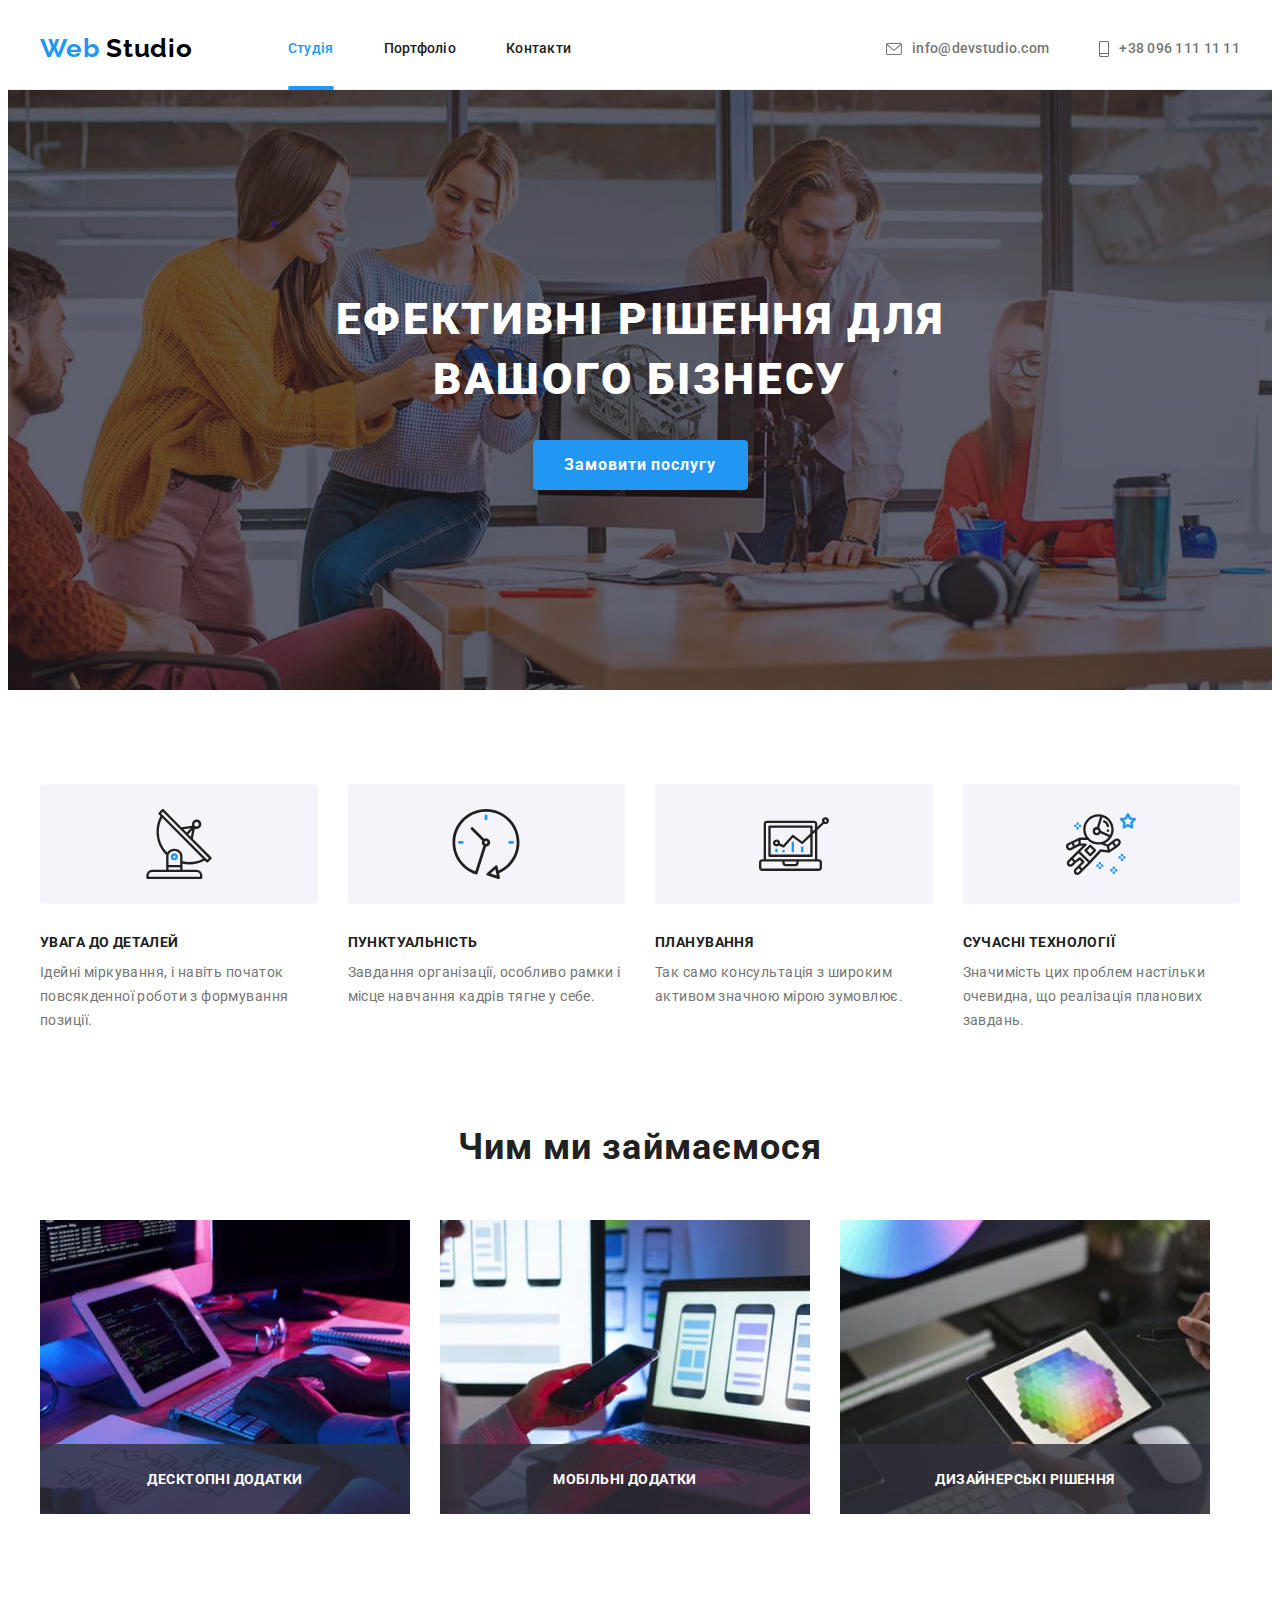
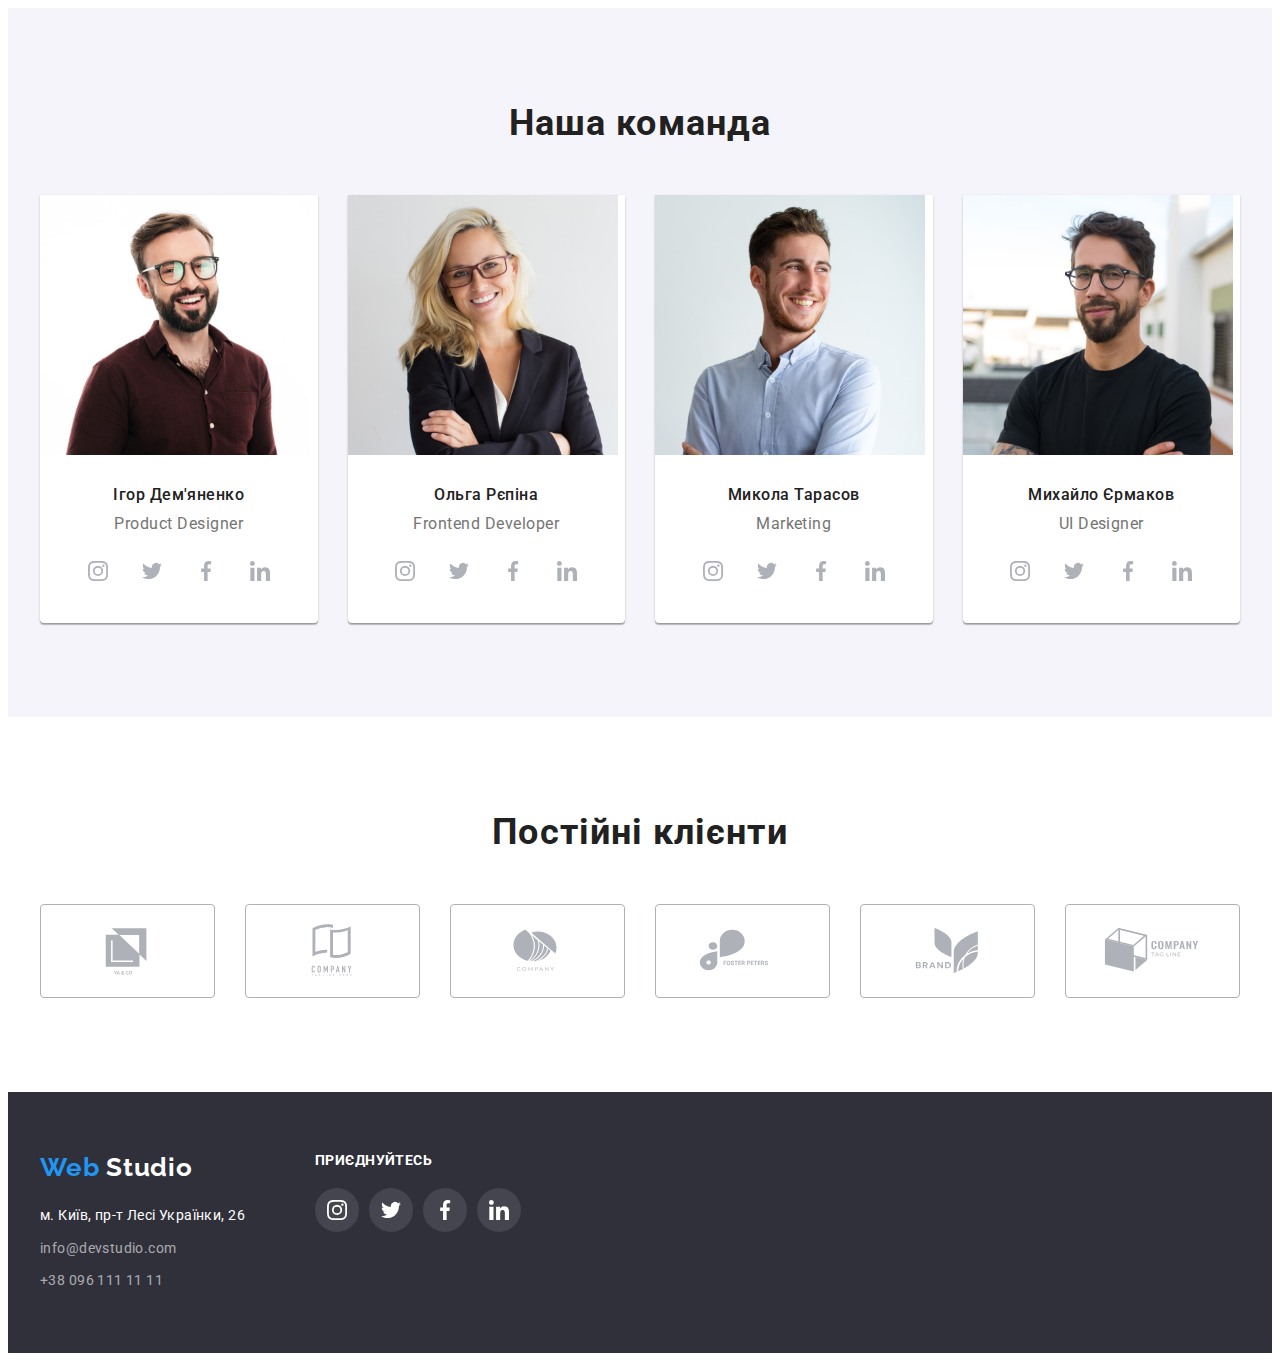
<file: index.html>
<!DOCTYPE html>
<html lang="uk">
  <head>
    <meta charset="UTF-8" />
    <meta http-equiv="X-UA-Compatible" content="IE=edge" />
    <meta name="viewport" content="width=device-width, initial-scale=1.0" />
    <link rel="preconnect" href="https://fonts.googleapis.com" />
    <link rel="preconnect" href="https://fonts.gstatic.com" crossorigin />
    <link rel="preconnect" href="https://fonts.googleapis.com" />
    <link rel="preconnect" href="https://fonts.gstatic.com" crossorigin />
    <link
      href="https://fonts.googleapis.com/css2?family=Raleway:wght@700&family=Roboto:wght@400;500;700;900&display=swap"
      rel="stylesheet"
    />
    <link
      rel="stylesheet"
      href="https://cdnjs.cloudflare.com/ajax/libs/modern-normalize/1.1.0/modern-normalize.min.css"
      integrity="sha512-wpPYUAdjBVSE4KJnH1VR1HeZfpl1ub8YT/NKx4PuQ5NmX2tKuGu6U/JRp5y+Y8XG2tV+wKQpNHVUX03MfMFn9Q=="
      crossorigin="anonymous"
      referrerpolicy="no-referrer"
    />
    <title>Студія</title>
    <link rel="stylesheet" href="./css/styles.css" />
  </head>
  <body>
    <header class="header">
      <div class="container">
        <nav class="nav">
          <a class="logo" href="/">
            <span class="accent">Web</span>
            Studio
          </a>
          <ul class="list">
            <li><a class="link current" href="./">Студія</a></li>
            <li><a class="link" href="./portfolio.html">Портфоліо</a></li>
            <li><a class="link" href="">Контакти</a></li>
          </ul>
        </nav>
        <ul class="list">
          <li>
            <a class="link" href="mailto:info@devstudio.com">
              <svg class="icon" width="16" height="12">
                <use href="./images/icons.svg#envelope"></use>
              </svg>
              info@devstudio.com
            </a>
          </li>
          <li>
            <a class="link" href="tel:+380961111111">
              <svg class="icon" width="10" height="16">
                <use href="./images/icons.svg#smartphone"></use>
              </svg>
              +38 096 111 11 11
            </a>
          </li>
        </ul>
      </div>
    </header>
    <main>
      <section class="hero section">
        <div class="container">
          <h1 class="section-title">Ефективні рішення для вашого бізнесу</h1>
          <button class="button" type="button" data-modal-open>
            Замовити послугу
          </button>
        </div>
      </section>
      <section class="features section">
        <div class="container">
          <h2 class="section-title visually-hidden">Особливості</h2>
          <ul class="list">
            <li>
              <div class="block">
                <svg class="icon" width="70" height="70">
                  <use href="./images/icons.svg#antenna"></use>
                </svg>
              </div>
              <h3 class="title">Увага до деталей</h3>
              <p>
                Ідейні міркування, і навіть початок повсякденної роботи з
                формування позиції.
              </p>
            </li>
            <li>
              <div class="block">
                <svg class="icon" width="70" height="70">
                  <use href="./images/icons.svg#clock"></use>
                </svg>
              </div>
              <h3 class="title">Пунктуальність</h3>
              <p>
                Завдання організації, особливо рамки і місце навчання кадрів
                тягне у себе.
              </p>
            </li>
            <li>
              <div class="block">
                <svg class="icon" width="70" height="70">
                  <use href="./images/icons.svg#diagram"></use>
                </svg>
              </div>
              <h3 class="title">Планування</h3>
              <p>
                Так само консультація з широким активом значною мірою зумовлює.
              </p>
            </li>
            <li>
              <div class="block">
                <svg class="icon" width="70" height="70">
                  <use href="./images/icons.svg#astronaut"></use>
                </svg>
              </div>
              <h3 class="title">Сучасні технології</h3>
              <p>
                Значимість цих проблем настільки очевидна, що реалізація
                планових завдань.
              </p>
            </li>
          </ul>
        </div>
      </section>
      <section class="business section">
        <div class="container">
          <h2 class="section-title">Чим ми займаємося</h2>
          <ul class="list">
            <li class="item">
              <img
                class="img"
                src="./images/whatwedo1.jpg"
                alt="Чим ми займаємося"
                width="370"
              />
              <p class="label">Десктопні додатки</p>
            </li>
            <li class="item">
              <img
                class="img"
                src="./images/whatwedo2.jpg"
                alt="Чим ми займаємося"
                width="370"
              />
              <p class="label">Мобільні додатки</p>
            </li>
            <li class="item">
              <img
                class="img"
                src="./images/whatwedo3.jpg"
                alt="Чим ми займаємося"
                width="370"
              />
              <p class="label">Дизайнерські рішення</p>
            </li>
          </ul>
        </div>
      </section>
      <section class="team section">
        <div class="container">
          <h2 class="section-title">Наша команда</h2>
          <ul class="list">
            <li class="item">
              <img
                class="img"
                src="./images/demyanenko.jpg"
                alt="Ігор Дем'яненко"
                width="270"
              />
              <div class="text">
                <h3 class="title">Ігор Дем'яненко</h3>
                <p>Product Designer</p>
                <ul class="social">
                  <li class="item">
                    <a
                      class="link"
                      href="https://www.instagram.com/"
                      target="_blank"
                      rel="noreferrer noopener"
                    >
                      <svg class="icon" width="20" height="20">
                        <use href="./images/icons.svg#instagram"></use>
                      </svg>
                    </a>
                  </li>
                  <li class="item">
                    <a
                      class="link"
                      href="https://twitter.com/"
                      target="_blank"
                      rel="noreferrer noopener"
                    >
                      <svg class="icon" width="20" height="20">
                        <use href="./images/icons.svg#twitter"></use>
                      </svg>
                    </a>
                  </li>
                  <li class="item">
                    <a
                      class="link"
                      href="https://www.facebook.com/"
                      target="_blank"
                      rel="noreferrer noopener"
                    >
                      <svg class="icon" width="20" height="20">
                        <use href="./images/icons.svg#facebook"></use>
                      </svg>
                    </a>
                  </li>
                  <li class="item">
                    <a
                      class="link"
                      href="https://www.linkedin.com/"
                      target="_blank"
                      rel="noreferrer noopener"
                    >
                      <svg class="icon" width="20" height="20">
                        <use href="./images/icons.svg#linkedin"></use>
                      </svg>
                    </a>
                  </li>
                </ul>
              </div>
            </li>
            <li class="item">
              <img
                class="img"
                src="./images/repina.jpg"
                alt="Ольга Рєпіна"
                width="270"
              />
              <div class="text">
                <h3 class="title">Ольга Рєпіна</h3>
                <p>Frontend Developer</p>
                <ul class="social">
                  <li class="item">
                    <a
                      class="link"
                      href="https://www.instagram.com/"
                      target="_blank"
                      rel="noreferrer noopener"
                    >
                      <svg class="icon" width="20" height="20">
                        <use href="./images/icons.svg#instagram"></use>
                      </svg>
                    </a>
                  </li>
                  <li class="item">
                    <a
                      class="link"
                      href="https://twitter.com/"
                      target="_blank"
                      rel="noreferrer noopener"
                    >
                      <svg class="icon" width="20" height="20">
                        <use href="./images/icons.svg#twitter"></use>
                      </svg>
                    </a>
                  </li>
                  <li class="item">
                    <a
                      class="link"
                      href="https://www.facebook.com/"
                      target="_blank"
                      rel="noreferrer noopener"
                    >
                      <svg class="icon" width="20" height="20">
                        <use href="./images/icons.svg#facebook"></use>
                      </svg>
                    </a>
                  </li>
                  <li class="item">
                    <a
                      class="link"
                      href="https://www.linkedin.com/"
                      target="_blank"
                      rel="noreferrer noopener"
                    >
                      <svg class="icon" width="20" height="20">
                        <use href="./images/icons.svg#linkedin"></use>
                      </svg>
                    </a>
                  </li>
                </ul>
              </div>
            </li>
            <li class="item">
              <img
                class="img"
                src="./images/tarasov.jpg"
                alt="Микола Тарасов"
                width="270"
              />
              <div class="text">
                <h3 class="title">Микола Тарасов</h3>
                <p>Marketing</p>
                <ul class="social">
                  <li class="item">
                    <a
                      class="link"
                      href="https://www.instagram.com/"
                      target="_blank"
                      rel="noreferrer noopener"
                    >
                      <svg class="icon" width="20" height="20">
                        <use href="./images/icons.svg#instagram"></use>
                      </svg>
                    </a>
                  </li>
                  <li class="item">
                    <a
                      class="link"
                      href="https://twitter.com/"
                      target="_blank"
                      rel="noreferrer noopener"
                    >
                      <svg class="icon" width="20" height="20">
                        <use href="./images/icons.svg#twitter"></use>
                      </svg>
                    </a>
                  </li>
                  <li class="item">
                    <a
                      class="link"
                      href="https://www.facebook.com/"
                      target="_blank"
                      rel="noreferrer noopener"
                    >
                      <svg class="icon" width="20" height="20">
                        <use href="./images/icons.svg#facebook"></use>
                      </svg>
                    </a>
                  </li>
                  <li class="item">
                    <a
                      class="link"
                      href="https://www.linkedin.com/"
                      target="_blank"
                      rel="noreferrer noopener"
                    >
                      <svg class="icon" width="20" height="20">
                        <use href="./images/icons.svg#linkedin"></use>
                      </svg>
                    </a>
                  </li>
                </ul>
              </div>
            </li>
            <li class="item">
              <img
                class="img"
                src="./images/ermakov.jpg"
                alt="Михайло Єрмаков"
                width="270"
              />
              <div class="text">
                <h3 class="title">Михайло Єрмаков</h3>
                <p>UI Designer</p>
                <ul class="social">
                  <li class="item">
                    <a
                      class="link"
                      href="https://www.instagram.com/"
                      target="_blank"
                      rel="noreferrer noopener"
                    >
                      <svg class="icon" width="20" height="20">
                        <use href="./images/icons.svg#instagram"></use>
                      </svg>
                    </a>
                  </li>
                  <li class="item">
                    <a
                      class="link"
                      href="https://twitter.com/"
                      target="_blank"
                      rel="noreferrer noopener"
                    >
                      <svg class="icon" width="20" height="20">
                        <use href="./images/icons.svg#twitter"></use>
                      </svg>
                    </a>
                  </li>
                  <li class="item">
                    <a
                      class="link"
                      href="https://www.facebook.com/"
                      target="_blank"
                      rel="noreferrer noopener"
                    >
                      <svg class="icon" width="20" height="20">
                        <use href="./images/icons.svg#facebook"></use>
                      </svg>
                    </a>
                  </li>
                  <li class="item">
                    <a
                      class="link"
                      href="https://www.linkedin.com/"
                      target="_blank"
                      rel="noreferrer noopener"
                    >
                      <svg class="icon" width="20" height="20">
                        <use href="./images/icons.svg#linkedin"></use>
                      </svg>
                    </a>
                  </li>
                </ul>
              </div>
            </li>
          </ul>
        </div>
      </section>
      <section class="clients section">
        <div class="container">
          <h2 class="section-title">Постійні клієнти</h2>
          <ul class="list">
            <li>
              <a class="link" href="">
                <svg class="icon" width="106" height="60">
                  <use href="./images/icons.svg#client1"></use>
                </svg>
              </a>
            </li>
            <li>
              <a class="link" href="">
                <svg class="icon" width="106" height="60">
                  <use href="./images/icons.svg#client2"></use>
                </svg>
              </a>
            </li>
            <li>
              <a class="link" href="">
                <svg class="icon" width="106" height="60">
                  <use href="./images/icons.svg#client3"></use>
                </svg>
              </a>
            </li>
            <li>
              <a class="link" href="">
                <svg class="icon" width="106" height="60">
                  <use href="./images/icons.svg#client4"></use>
                </svg>
              </a>
            </li>
            <li>
              <a class="link" href="">
                <svg class="icon" width="106" height="60">
                  <use href="./images/icons.svg#client5"></use>
                </svg>
              </a>
            </li>
            <li>
              <a class="link" href="">
                <svg class="icon" width="106" height="60">
                  <use href="./images/icons.svg#client6"></use>
                </svg>
              </a>
            </li>
          </ul>
        </div>
      </section>
    </main>
    <footer class="footer">
      <div class="container">
        <div class="contacts">
          <a class="logo" href="/">
            <span class="accent">Web</span>
            Studio
          </a>
          <address class="address">
            <ul class="list">
              <li class="street">
                <a
                  class="link"
                  href="https://goo.gl/maps/CPtrU1FHBa2aNyZL9"
                  target="_blank"
                  rel="noopener noreferrer"
                >
                  м. Київ, пр-т Лесі Українки, 26
                </a>
              </li>
              <li class="contact">
                <a class="link" href="mailto:info@devstudio.com"
                  >info@devstudio.com</a
                >
              </li>
              <li class="contact">
                <a class="link" href="tel:+380961111111">+38 096 111 11 11</a>
              </li>
            </ul>
          </address>
        </div>
        <div class="social">
          <p>Приєднуйтесь</p>
          <ul class="list">
            <li class="item">
              <a
                class="link"
                href="https://www.instagram.com/"
                target="_blank"
                rel="noreferrer noopener"
              >
                <svg class="icon" width="20" height="20">
                  <use href="./images/icons.svg#instagram"></use>
                </svg>
              </a>
            </li>
            <li class="item">
              <a
                class="link"
                href="https://twitter.com/"
                target="_blank"
                rel="noreferrer noopener"
              >
                <svg class="icon" width="20" height="20">
                  <use href="./images/icons.svg#twitter"></use>
                </svg>
              </a>
            </li>
            <li class="item">
              <a
                class="link"
                href="https://www.facebook.com/"
                target="_blank"
                rel="noreferrer noopener"
              >
                <svg class="icon" width="20" height="20">
                  <use href="./images/icons.svg#facebook"></use>
                </svg>
              </a>
            </li>
            <li class="item">
              <a
                class="link"
                href="https://www.linkedin.com/"
                target="_blank"
                rel="noreferrer noopener"
              >
                <svg class="icon" width="20" height="20">
                  <use href="./images/icons.svg#linkedin"></use>
                </svg>
              </a>
            </li>
          </ul>
        </div>
      </div>
    </footer>
    <div class="backdrop is-hidden" data-modal>
      <div class="modal">
        <button class="modal-btn" type="button" data-modal-close>
          <svg width="18" height="18">
            <use href="./images/icons.svg#close-black"></use>
          </svg>
        </button>
      </div>
    </div>
    <script src="./js/modal.js"></script>
  </body>
</html>
</file>
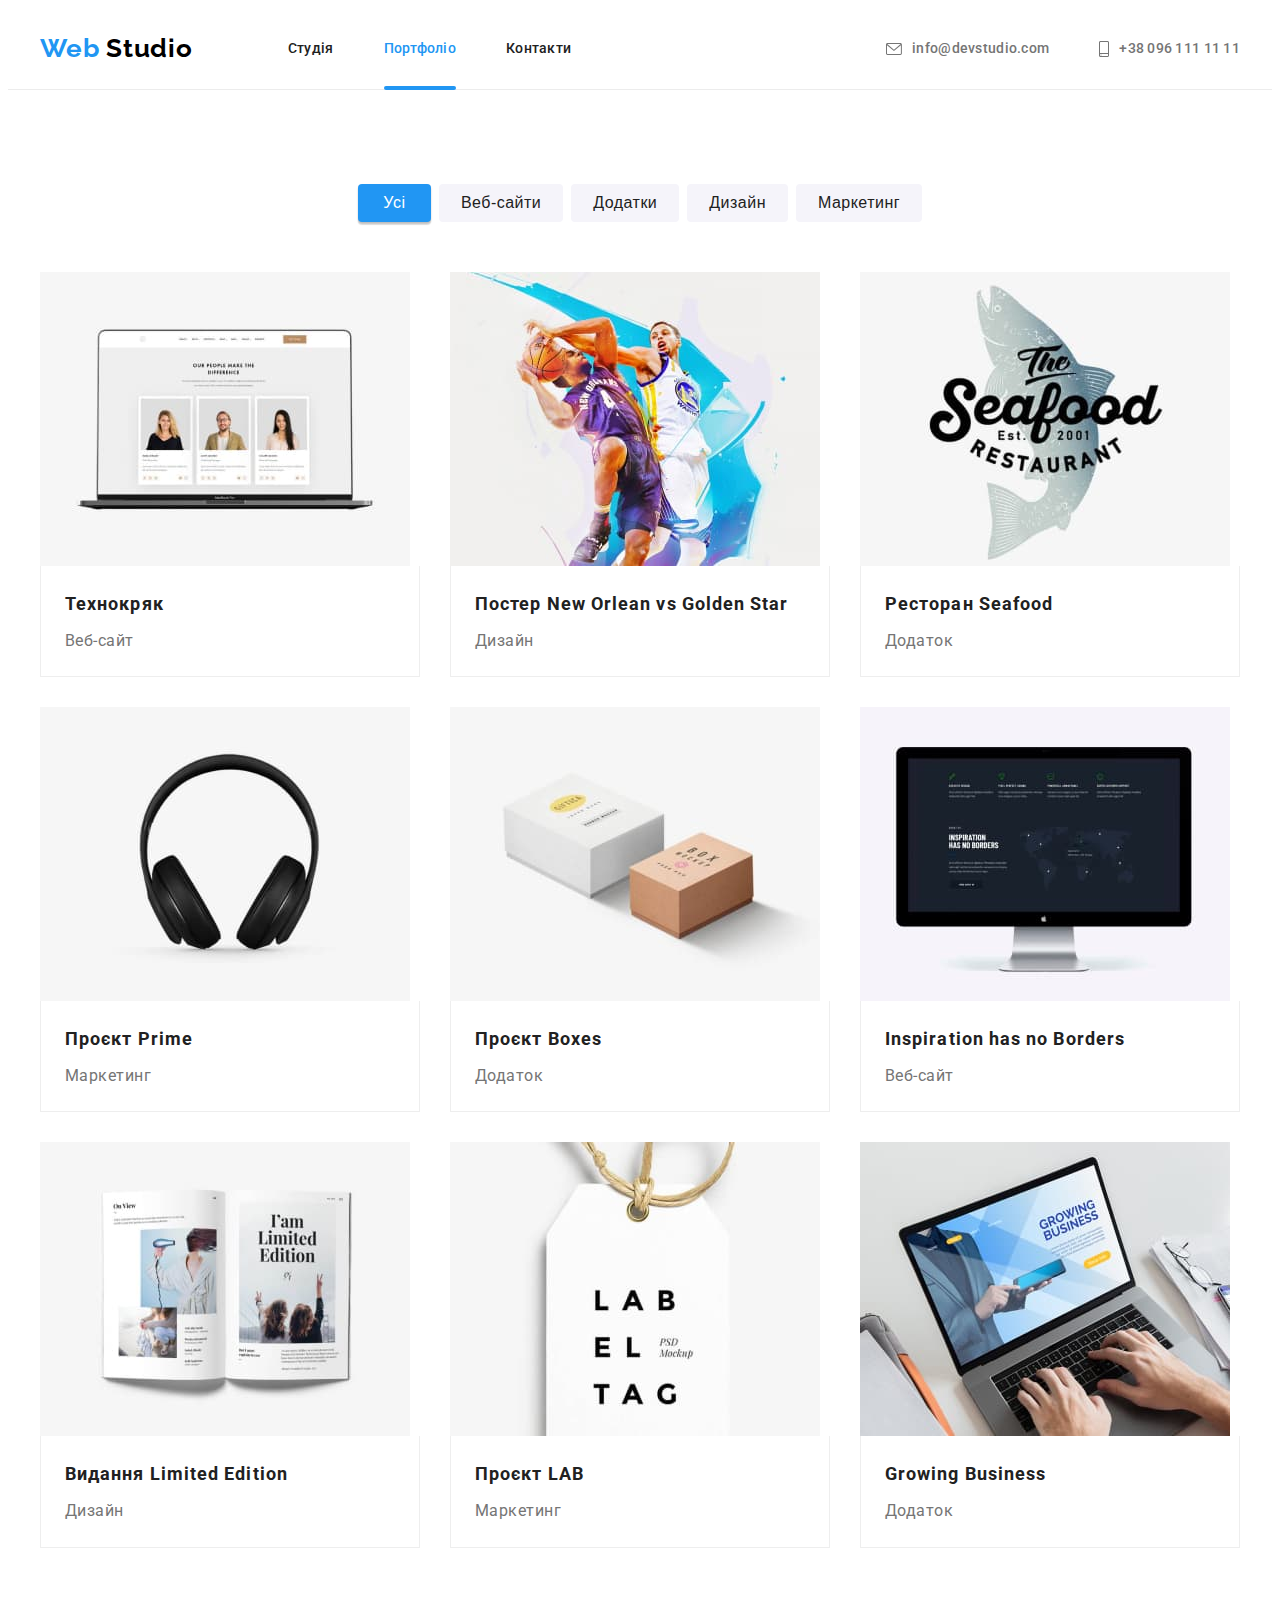
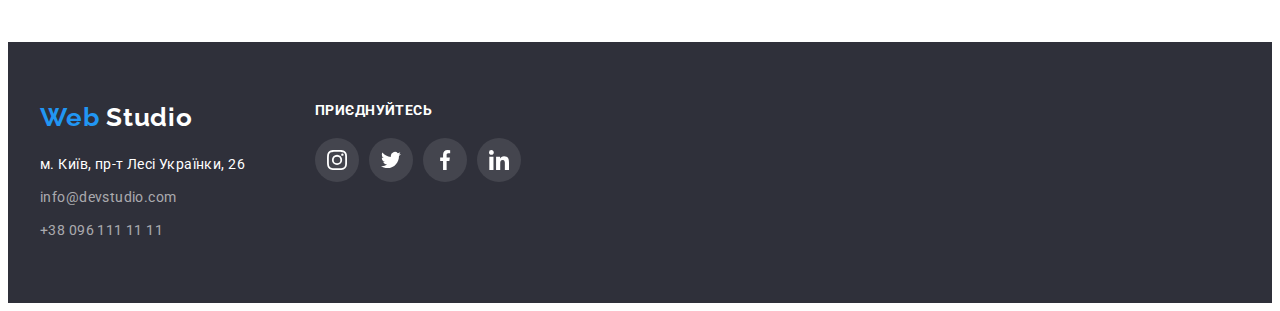
<file: portfolio.html>
<!DOCTYPE html>
<html lang="uk">
  <head>
    <meta charset="UTF-8" />
    <meta http-equiv="X-UA-Compatible" content="IE=edge" />
    <meta name="viewport" content="width=device-width, initial-scale=1.0" />
    <link rel="preconnect" href="https://fonts.googleapis.com" />
    <link rel="preconnect" href="https://fonts.gstatic.com" crossorigin />
    <link rel="preconnect" href="https://fonts.googleapis.com" />
    <link rel="preconnect" href="https://fonts.gstatic.com" crossorigin />
    <link
      href="https://fonts.googleapis.com/css2?family=Raleway:wght@700&family=Roboto:wght@400;500;700;900&display=swap"
      rel="stylesheet"
    />
    <link
      rel="stylesheet"
      href="https://cdnjs.cloudflare.com/ajax/libs/modern-normalize/1.1.0/modern-normalize.min.css"
      integrity="sha512-wpPYUAdjBVSE4KJnH1VR1HeZfpl1ub8YT/NKx4PuQ5NmX2tKuGu6U/JRp5y+Y8XG2tV+wKQpNHVUX03MfMFn9Q=="
      crossorigin="anonymous"
      referrerpolicy="no-referrer"
    />
    <title>Портфоліо</title>
    <link rel="stylesheet" href="./css/styles.css" />
  </head>
  <body>
    <header class="header">
      <div class="container">
        <nav class="nav">
          <a class="logo" href="/">
            <span class="accent">Web</span>
            Studio
          </a>
          <ul class="list">
            <li><a class="link" href="./index.html">Студія</a></li>
            <li>
              <a class="link current" href="./portfolio.html">Портфоліо</a>
            </li>
            <li><a class="link" href="">Контакти</a></li>
          </ul>
        </nav>
        <ul class="list">
          <li>
            <a class="link" href="mailto:info@devstudio.com">
              <svg class="icon" width="16" height="12">
                <use href="./images/icons.svg#envelope"></use>
              </svg>
              info@devstudio.com
            </a>
          </li>
          <li>
            <a class="link" href="tel:+380961111111">
              <svg class="icon" width="10" height="16">
                <use href="./images/icons.svg#smartphone"></use>
              </svg>
              +38 096 111 11 11
            </a>
          </li>
        </ul>
      </div>
    </header>
    <main>
      <section class="portfolio section">
        <h1 class="section-title visually-hidden">Портфоліо</h1>
        <div class="container">
          <ul class="list">
            <li>
              <button class="button active" type="button">Усі</button>
            </li>
            <li>
              <button class="button" type="button">Веб-сайти</button>
            </li>
            <li>
              <button class="button" type="button">Додатки</button>
            </li>
            <li>
              <button class="button" type="button">Дизайн</button>
            </li>
            <li>
              <button class="button" type="button">Маркетинг</button>
            </li>
          </ul>
          <ul class="list">
            <li class="item">
              <a class="link" href="">
                <div class="visual">
                  <img
                    src="./images/technocrack.jpg"
                    alt="Технокряк"
                    width="370"
                  />
                  <p class="description">
                    Ресурс пропонує комплексні пропозиції з різним рівнем
                    функціоналу та сервісів. Все це дозволить відвідувачу
                    отримати вичерпні відомості про компанію чи приватну особу.
                  </p>
                </div>
                <div class="text">
                  <h2 class="title">Технокряк</h2>
                  <p>Веб-сайт</p>
                </div>
              </a>
            </li>
            <li class="item">
              <a class="link" href="">
                <div class="visual">
                  <img
                    src="./images/neworleans.jpg"
                    alt="Постер New Orlean vs Golden Star"
                    width="370"
                  />
                  <p class="description">
                    Ресурс пропонує комплексні пропозиції з різним рівнем
                    функціоналу та сервісів. Все це дозволить відвідувачу
                    отримати вичерпні відомості про компанію чи приватну особу.
                  </p>
                </div>
                <div class="text">
                  <h2 class="title">Постер New Orlean vs Golden Star</h2>
                  <p>Дизайн</p>
                </div>
              </a>
            </li>
            <li class="item">
              <a class="link" href="">
                <div class="visual">
                  <img
                    src="./images/seafood.jpg"
                    alt="Ресторан Seafood"
                    width="370"
                  />
                  <p class="description">
                    Ресурс пропонує комплексні пропозиції з різним рівнем
                    функціоналу та сервісів. Все це дозволить відвідувачу
                    отримати вичерпні відомості про компанію чи приватну особу.
                  </p>
                </div>
                <div class="text">
                  <h2 class="title">Ресторан Seafood</h2>
                  <p>Додаток</p>
                </div>
              </a>
            </li>
            <li class="item">
              <a class="link" href="">
                <div class="visual">
                  <img
                    src="./images/prime.jpg"
                    alt="Проєкт Prime"
                    width="370"
                  />
                  <p class="description">
                    Ресурс пропонує комплексні пропозиції з різним рівнем
                    функціоналу та сервісів. Все це дозволить відвідувачу
                    отримати вичерпні відомості про компанію чи приватну особу.
                  </p>
                </div>
                <div class="text">
                  <h2 class="title">Проєкт Prime</h2>
                  <p>Маркетинг</p>
                </div>
              </a>
            </li>
            <li class="item">
              <a class="link" href="">
                <div class="visual">
                  <img
                    src="./images/boxes.jpg"
                    alt="Проєкт Boxes"
                    width="370"
                  />
                  <p class="description">
                    Ресурс пропонує комплексні пропозиції з різним рівнем
                    функціоналу та сервісів. Все це дозволить відвідувачу
                    отримати вичерпні відомості про компанію чи приватну особу.
                  </p>
                </div>
                <div class="text">
                  <h2 class="title">Проєкт Boxes</h2>
                  <p>Додаток</p>
                </div>
              </a>
            </li>
            <li class="item">
              <a class="link" href="">
                <div class="visual">
                  <img
                    src="./images/inspirationhas.jpg"
                    alt="Inspiration has no Borders"
                    width="370"
                  />
                  <p class="description">
                    Ресурс пропонує комплексні пропозиції з різним рівнем
                    функціоналу та сервісів. Все це дозволить відвідувачу
                    отримати вичерпні відомості про компанію чи приватну особу.
                  </p>
                </div>
                <div class="text">
                  <h2 class="title">Inspiration has no Borders</h2>
                  <p>Веб-сайт</p>
                </div>
              </a>
            </li>
            <li class="item">
              <a class="link" href="">
                <div class="visual">
                  <img
                    src="./images/limitededition.jpg"
                    alt="Видання Limited Edition"
                    width="370"
                  />
                  <p class="description">
                    Ресурс пропонує комплексні пропозиції з різним рівнем
                    функціоналу та сервісів. Все це дозволить відвідувачу
                    отримати вичерпні відомості про компанію чи приватну особу.
                  </p>
                </div>
                <div class="text">
                  <h2 class="title">Видання Limited Edition</h2>
                  <p>Дизайн</p>
                </div>
              </a>
            </li>
            <li class="item">
              <a class="link" href="">
                <div class="visual">
                  <img src="./images/lab.jpg" alt="Проєкт LAB" width="370" />
                  <p class="description">
                    Ресурс пропонує комплексні пропозиції з різним рівнем
                    функціоналу та сервісів. Все це дозволить відвідувачу
                    отримати вичерпні відомості про компанію чи приватну особу.
                  </p>
                </div>
                <div class="text">
                  <h2 class="title">Проєкт LAB</h2>
                  <p>Маркетинг</p>
                </div>
              </a>
            </li>
            <li class="item">
              <a class="link" href="">
                <div class="visual">
                  <img
                    src="./images/growingbusuness.jpg"
                    alt="Growing Business"
                    width="370"
                  />
                  <p class="description">
                    Ресурс пропонує комплексні пропозиції з різним рівнем
                    функціоналу та сервісів. Все це дозволить відвідувачу
                    отримати вичерпні відомості про компанію чи приватну особу.
                  </p>
                </div>
                <div class="text">
                  <h2 class="title">Growing Business</h2>
                  <p>Додаток</p>
                </div>
              </a>
            </li>
          </ul>
        </div>
      </section>
    </main>
    <footer class="footer">
      <div class="container">
        <div class="contacts">
          <a class="logo" href="/">
            <span class="accent">Web</span>
            Studio
          </a>
          <address class="address">
            <ul class="list">
              <li class="street">
                <a
                  class="link"
                  href="https://goo.gl/maps/CPtrU1FHBa2aNyZL9"
                  target="_blank"
                  rel="noopener noreferrer"
                >
                  м. Київ, пр-т Лесі Українки, 26
                </a>
              </li>
              <li class="contact">
                <a class="link" href="mailto:info@devstudio.com"
                  >info@devstudio.com</a
                >
              </li>
              <li class="contact">
                <a class="link" href="tel:+380961111111">+38 096 111 11 11</a>
              </li>
            </ul>
          </address>
        </div>
        <div class="social">
          <p>Приєднуйтесь</p>
          <ul class="list">
            <li class="item">
              <a
                class="link"
                href="https://www.instagram.com/"
                target="_blank"
                rel="noreferrer noopener"
              >
                <svg class="icon" width="20" height="20">
                  <use href="./images/icons.svg#instagram"></use>
                </svg>
              </a>
            </li>
            <li class="item">
              <a
                class="link"
                href="https://twitter.com/"
                target="_blank"
                rel="noreferrer noopener"
              >
                <svg class="icon" width="20" height="20">
                  <use href="./images/icons.svg#twitter"></use>
                </svg>
              </a>
            </li>
            <li class="item">
              <a
                class="link"
                href="https://www.facebook.com/"
                target="_blank"
                rel="noreferrer noopener"
              >
                <svg class="icon" width="20" height="20">
                  <use href="./images/icons.svg#facebook"></use>
                </svg>
              </a>
            </li>
            <li class="item">
              <a
                class="link"
                href="https://www.linkedin.com/"
                target="_blank"
                rel="noreferrer noopener"
              >
                <svg class="icon" width="20" height="20">
                  <use href="./images/icons.svg#linkedin"></use>
                </svg>
              </a>
            </li>
          </ul>
        </div>
      </div>
    </footer>
  </body>
</html>
</file>
<file: css/styles.css>
:root {
  --primary-text-color: #757575;
  --title-text-color: #212121;
  --accent-color: #2196f3;
  --primary-background-color: #ffffff;
  --secondary-background-color: #2f303a;
  --transit: 250ms cubic-bezier(0.4, 0, 0.2, 1);
}

/* index.html */

body {
  background-color: var(--primary-background-color);
  color: var(--primary-text-color);
  font-family: "Roboto", sans-serif;
}

ul {
  list-style: none;
}

h2,
h3,
p {
  margin-top: 0;
  margin-bottom: 0;
}

img {
  display: block;
  max-width: 100%;
}

.section {
  padding-top: 94px;
  padding-bottom: 94px;
}

.list {
  margin: 0;
  padding: 0;
}

.link,
.logo {
  text-decoration: none;
}

.accent {
  color: var(--accent-color);
}

.container {
  margin-left: auto;
  margin-right: auto;
  width: 1200px;
  padding-left: 15px;
  padding-right: 15px;
}

.header {
  border-bottom: 1px solid #ececec;
}

.header .container,
.header .nav,
.nav .list {
  display: flex;
  align-items: center;
}

.header .container {
  justify-content: space-between;
  align-items: center;
}

.header .list li + li {
  margin-left: 50px;
}

.nav .logo {
  padding-top: 25px;
  padding-bottom: 25px;
  color: #000000;
  font-family: "Raleway", sans-serif;
  font-weight: 700;
  font-size: 26px;
  line-height: 1.2;
  letter-spacing: 0.03em;
}

.nav .list {
  margin-left: 95px;
}

.header .list {
  display: flex;
  font-weight: 500;
  font-size: 14px;
  line-height: 1.2;
  letter-spacing: 0.02em;
  fill: currentColor;
}

.header .list .link {
  gap: 10px;
}

.header .link {
  display: flex;
  align-items: center;
  padding-top: 32px;
  padding-bottom: 32px;
  color: var(--primary-text-color);
  transition-property: color, fill;
  transition-duration: 250ms;
  transition-timing-function: cubic-bezier(0.4, 0, 0.2, 1);
}

.nav .link {
  position: relative;
  color: var(--title-text-color);
}

.nav .link.current {
  color: var(--accent-color);
}

.nav .link.current::after {
  position: absolute;
  bottom: -1px;
  left: 0;
  content: "";
  width: 100%;
  height: 4px;
  background-color: var(--accent-color);
  border-radius: 2px;
}

.header .link:hover,
.header .link:focus {
  color: var(--accent-color);
  fill: var(--accent-color);
}

.hero.section {
  margin-left: auto;
  margin-right: auto;
  padding-top: 200px;
  padding-bottom: 200px;
  background-color: var(--secondary-background-color);
  text-align: center;
  background-image: linear-gradient(
      to right,
      rgba(47, 48, 58, 0.4),
      rgba(47, 48, 58, 0.4)
    ),
    url(../images/hero.jpg);
  background-repeat: no-repeat;
  background-position: center;
  background-size: cover;
  max-width: 1600px;
}

.hero .section-title {
  margin-top: 0;
  margin-bottom: 30px;
  margin-left: auto;
  margin-right: auto;
  width: 695px;
  font-weight: 900;
  font-size: 44px;
  line-height: 1.36;
  letter-spacing: 0.06em;
  text-transform: uppercase;
  color: #ffffff;
}

.hero .button {
  min-width: 215px;
  height: 50px;
  background-color: var(--accent-color);
  box-shadow: 0px 4px 4px rgba(0, 0, 0, 0.15);
  border: 0;
  border-radius: 4px;
  font-family: inherit;
  font-weight: 700;
  font-size: 16px;
  line-height: 1.88;
  align-items: center;
  letter-spacing: 0.06em;
  color: #ffffff;
  cursor: pointer;
  transition: background-color var(--transit);
}

.hero .button:hover,
.hero .button:focus {
  background-color: #188ce8;
}

.section-title {
  margin-top: 0;
  margin-bottom: 50px;
  font-weight: 700;
  font-size: 36px;
  line-height: 1.2;
  text-align: center;
  letter-spacing: 0.03em;
  color: var(--title-text-color);
}

.visually-hidden {
  position: absolute;
  white-space: nowrap;
  width: 1px;
  height: 1px;
  overflow: hidden;
  border: 0;
  padding: 0;
  clip: rect(0 0 0 0);
  clip-path: inset(50%);
  margin: -1px;
}

.features .list {
  display: flex;
  flex-wrap: wrap;
  font-size: 14px;
  line-height: 1.71;
  letter-spacing: 0.03em;
}

.features .block {
  display: flex;
  justify-content: center;
  align-items: center;
  height: 120px;
  background-color: #f5f4fa;
  border-radius: 4px;
}

.features .list li {
  width: calc((100% - 3 * 30px) / 4);
  margin-right: 30px;
}

.features .list li:nth-child(4n) {
  margin-right: 0;
}

.features .list li:nth-last-child(-n + 4) {
  margin-bottom: 0;
}

.features .title {
  margin-top: 30px;
  margin-bottom: 10px;
  font-weight: 700;
  font-size: 14px;
  line-height: 1.2;
  letter-spacing: 0.03em;
  text-transform: uppercase;
  color: var(--title-text-color);
}

.business.section {
  padding-top: 0;
}

.business .list {
  display: flex;
  gap: 30px;
}

.business .item {
  position: relative;
}

.business .label {
  position: absolute;
  bottom: 0;
  left: 0;
  display: flex;
  width: 100%;
  height: 70px;
  justify-content: center;
  align-items: center;
  font-weight: 700;
  font-size: 14px;
  line-height: 16px;
  text-align: center;
  letter-spacing: 0.03em;
  text-transform: uppercase;
  color: #ffffff;
  background-color: rgba(47, 48, 58, 0.8);
}

.team {
  background-color: #f5f4fa;
}

.team .list > .item {
  background-color: var(--primary-background-color);
  width: calc((100% - 3 * 30px) / 4);
  font-size: 16px;
  line-height: 1.2;
  text-align: center;
  letter-spacing: 0.03em;
  box-shadow: 0px 1px 3px rgba(0, 0, 0, 0.12), 0px 1px 1px rgba(0, 0, 0, 0.14),
    0px 2px 1px rgba(0, 0, 0, 0.2);
  border-radius: 0px 0px 4px 4px;
}

.team .list {
  display: flex;
  gap: 30px;
}

.team .item .text {
  padding-top: 30px;
  padding-bottom: 30px;
}

.team .title {
  margin-bottom: 10px;
  font-weight: 500;
  font-size: 16px;
  line-height: 1.2;
  text-align: center;
  letter-spacing: 0.03em;
  color: var(--title-text-color);
}

.team .social {
  margin-top: 16px;
  padding: 0;
  display: flex;
  gap: 10px;
  justify-content: center;
  align-items: center;
}

.team .social .link {
  display: flex;
  justify-content: center;
  align-items: center;
  width: 44px;
  height: 44px;
  border-radius: 50%;
  fill: #afb1b8;
  transition-property: background-color, fill;
  transition-duration: 250ms;
  transition-timing-function: cubic-bezier(0.4, 0, 0.2, 1);
}

.team .social .link:hover,
.team .social .link:focus {
  background-color: var(--accent-color);
  fill: #ffffff;
}

.clients .list {
  display: flex;
  gap: 30px;
}

.clients .list li {
  width: calc((100% - 5 * 30px) / 6);
}

.clients .list .link {
  display: flex;
  justify-content: center;
  align-items: center;
  height: 92px;
  border: 1px solid #afb1b8;
  border-radius: 4px;
  fill: #afb1b8;
  transition-property: border, fill;
  transition-duration: 250ms;
  transition-timing-function: cubic-bezier(0.4, 0, 0.2, 1);
}

.clients .list .link:hover {
  border: 1px solid var(--accent-color);
  cursor: pointer;
  fill: var(--accent-color);
}

.footer {
  padding-top: 60px;
  padding-bottom: 60px;
  background-color: var(--secondary-background-color);
}

.footer .logo {
  color: #ffffff;
  font-family: "Raleway", sans-serif;
  font-weight: 700;
  font-size: 26px;
  line-height: 1.2;
  letter-spacing: 0.03em;
}

.footer .container {
  display: flex;
  gap: 70px;
}

.address {
  margin-top: 20px;
  font-style: normal;
}

.address .list li:not(:last-child) {
  margin-bottom: 9px;
}

.address .list {
  font-size: 14px;
  line-height: 1.71;
  letter-spacing: 0.03em;
  color: #ffffff;
}

.street .link {
  color: #ffffff;
  transition: color var(--transit);
}

.contact .link {
  color: rgba(255, 255, 255, 0.6);
  transition: color var(--transit);
}

.address .link:hover,
.address .link:focus {
  color: var(--accent-color);
}

.footer .social p {
  font-weight: 700;
  font-size: 14px;
  line-height: 16px;
  letter-spacing: 0.03em;
  text-transform: uppercase;
  color: #ffffff;
}

.footer .social .list {
  display: flex;
  margin-top: 20px;
  padding: 0;
  display: flex;
  gap: 10px;
  justify-content: center;
  align-items: center;
}

.footer .social .link {
  display: flex;
  justify-content: center;
  align-items: center;
  width: 44px;
  height: 44px;
  border-radius: 50%;
  background-color: rgba(255, 255, 255, 0.1);
  fill: #ffffff;
  transition: background-color var(--transit);
}

.footer .social .link:hover,
.footer .social .link:focus {
  background-color: var(--accent-color);
}

.backdrop {
  position: fixed;
  top: 0;
  left: 0;
  width: 100%;
  height: 100%;
  background-color: rgba(0, 0, 0, 0.2);
  transition: visibility 250ms cubic-bezier(0.4, 0, 0.2, 1),
    opacity 250ms cubic-bezier(0.4, 0, 0.2, 1);
}

.backdrop.is-hidden {
  opacity: 0;
  pointer-events: none;
  visibility: hidden;
}

.modal {
  position: absolute;
  top: 50%;
  left: 50%;
  transform: translate(-50%, -50%);
  width: 528px;
  height: 581px;
  background: #ffffff;
  box-shadow: 0px 1px 3px rgba(0, 0, 0, 0.12), 0px 1px 1px rgba(0, 0, 0, 0.14),
    0px 2px 1px rgba(0, 0, 0, 0.2);
  border-radius: 4px;
}

.modal-btn {
  position: absolute;
  top: 8px;
  right: 8px;
  display: flex;
  padding: 0;
  width: 30px;
  height: 30px;
  justify-content: center;
  align-items: center;
  background-color: #ffffff;
  border: 1px solid rgba(0, 0, 0, 0.1);
  border-radius: 50%;
  cursor: pointer;
}

/* portfolio.html */

.portfolio .button {
  min-width: 73px;
  padding: 6px 22px;
  background-color: #f5f4fa;
  border-radius: 4px;
  color: var(--title-text-color);
  font-size: 16px;
  font-weight: 500;
  line-height: 1.63;
  text-align: center;
  letter-spacing: 0.03em;
  border: 0;
  cursor: pointer;
  transition-property: color, background-color, box-shadow;
  transition-duration: 250ms;
  transition-timing-function: cubic-bezier(0.4, 0, 0.2, 1);
}

.portfolio .button.active {
  background-color: #2196f3;
  box-shadow: 0px 3px 1px rgba(0, 0, 0, 0.1), 0px 1px 2px rgba(0, 0, 0, 0.08),
    0px 2px 2px rgba(0, 0, 0, 0.12);
  color: #ffffff;
}

.portfolio .button:hover,
.portfolio .button:focus {
  background-color: #2196f3;
  box-shadow: 0px 3px 1px rgba(0, 0, 0, 0.1), 0px 1px 2px rgba(0, 0, 0, 0.08),
    0px 2px 2px rgba(0, 0, 0, 0.12);
  color: #ffffff;
}

.portfolio .list {
  display: flex;
  flex-wrap: wrap;
}

.portfolio .list:first-child {
  margin-bottom: 50px;
  gap: 8px;
  justify-content: center;
}

.portfolio .item {
  width: calc((100% - 2 * 30px) / 3);
  margin-right: 30px;
  margin-bottom: 30px;
  background-color: var(--primary-background-color);
  font-size: 16px;
  line-height: 1.88;
  letter-spacing: 0.03em;
}

.portfolio .item:nth-child(3n) {
  margin-right: 0;
}

.portfolio .item:nth-last-child(-n + 3) {
  margin-bottom: 0;
}

.portfolio .link {
  display: block;
  color: currentColor;
  transition: box-shadow var(--transit);
}

.portfolio .link:hover,
.portfolio .link:focus {
  box-shadow: 0px 1px 1px rgba(0, 0, 0, 0.12), 0px 4px 4px rgba(0, 0, 0, 0.06),
    1px 4px 6px rgba(0, 0, 0, 0.16);
}

.portfolio .item .text {
  padding: 20px 24px;
  border-bottom: 1px solid #eeeeee;
  border-right: 1px solid #eeeeee;
  border-left: 1px solid #eeeeee;
}

.portfolio .item .title {
  font-weight: 700;
  font-size: 18px;
  line-height: 2;
  letter-spacing: 0.06em;
  color: var(--title-text-color);
}

.portfolio .item p {
  margin-top: 4px;
}

.portfolio .item .visual {
  position: relative;
  overflow: hidden;
}

.portfolio .item .description {
  position: absolute;
  top: 0;
  left: 0;
  display: flex;
  justify-content: center;
  align-items: center;
  width: 100%;
  height: 100%;
  margin: 0;
  padding: 0 24px;
  font-weight: 400;
  font-size: 18px;
  line-height: 1.56;
  letter-spacing: 0.03em;
  color: #ffffff;
  background-color: rgba(33, 150, 243, 0.9);
  backdrop-filter: blur 4px;
  transform: translatey(100%);
  transition: transform var(--transit);
}

.portfolio .link:hover .description,
.portfolio .link:focus .description {
  transform: translatey(0);
}
</file>
